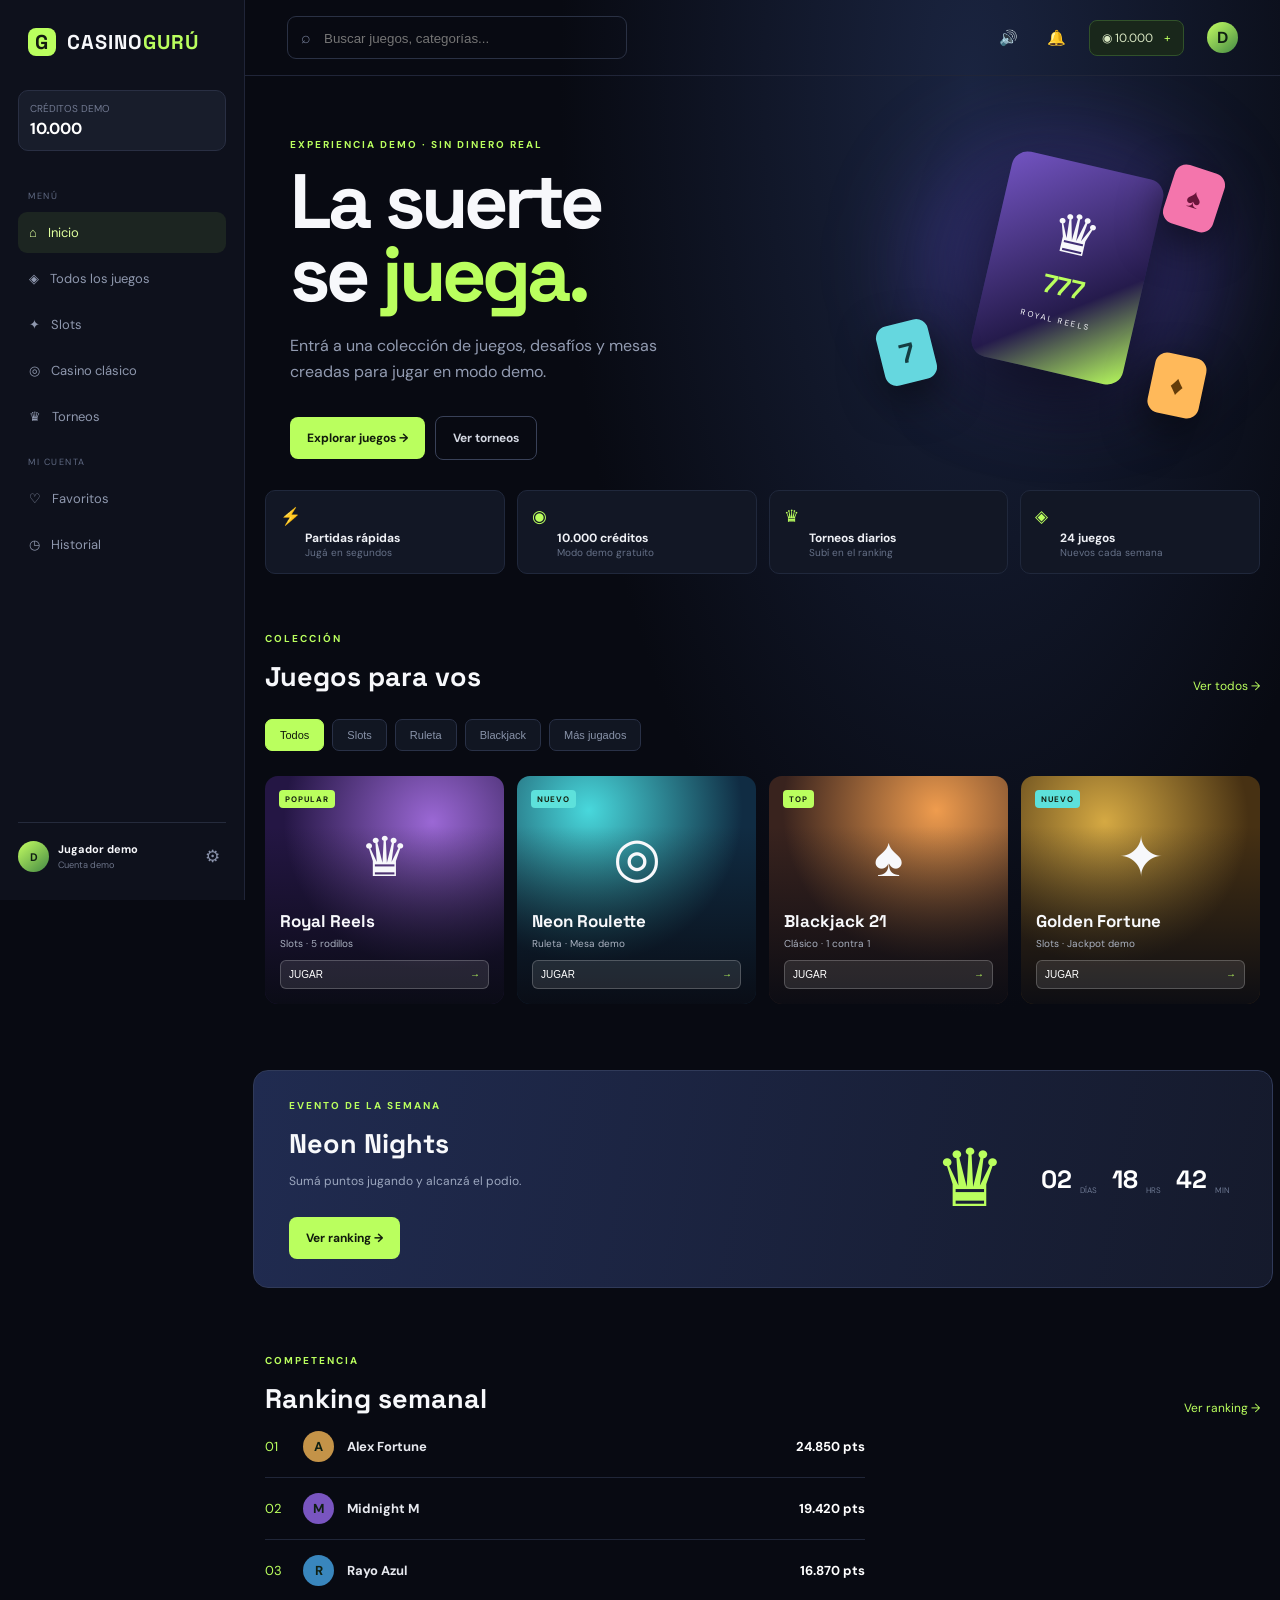
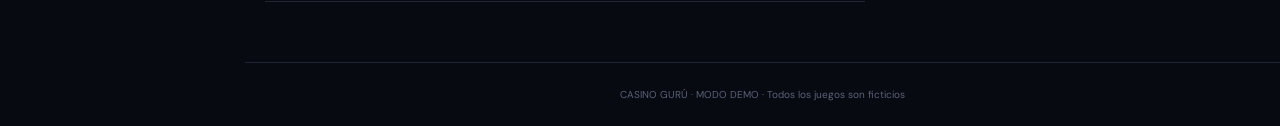
<file: index.html>
<!doctype html><html lang="es"><head><meta charset="UTF-8"><meta name="viewport" content="width=device-width,initial-scale=1"><title>CASINO GURÚ · Game Center</title><link rel="preconnect" href="https://fonts.googleapis.com"><link href="https://fonts.googleapis.com/css2?family=DM+Sans:wght@400;500;700&family=Space+Grotesk:wght@500;700&display=swap" rel="stylesheet"><link rel="stylesheet" href="style.css"></head><body><aside><div class="logo"><span>G</span> CASINO<span class="lime">GURÚ</span></div><div class="demo-balance">CRÉDITOS DEMO <b>10.000</b></div><nav><small>MENÚ</small><a class="active" href="#inicio">⌂ <span>Inicio</span></a><a href="#catalogo">◈ <span>Todos los juegos</span></a><a href="#slots">✦ <span>Slots</span></a><a href="#casino">◎ <span>Casino clásico</span></a><a href="#torneos">♛ <span>Torneos</span></a><small>MI CUENTA</small><a href="#favoritos">♡ <span>Favoritos</span></a><a href="#historial">◷ <span>Historial</span></a></nav><div class="side-bottom"><div class="avatar">D</div><div><b>Jugador demo</b><small>Cuenta demo</small></div><button>⚙</button></div></aside><main><header><button class="menu">☰</button><div class="search">⌕ <input placeholder="Buscar juegos, categorías..."/></div><div class="top-actions"><button>🔊</button><button>🔔</button><div class="credit">◉ 10.000 <i>+</i></div><div class="avatar">D</div></div></header><section id="inicio" class="hero"><div class="hero-copy"><p class="eyebrow">EXPERIENCIA DEMO · SIN DINERO REAL</p><h1>La suerte<br>se <em>juega.</em></h1><p>Entrá a una colección de juegos, desafíos y mesas creadas para jugar en modo demo.</p><div><a class="btn primary" href="#catalogo">Explorar juegos <b>→</b></a><a class="btn ghost" href="#torneos">Ver torneos</a></div></div><div class="hero-visual"><div class="glow"></div><div class="card-art"><span>♛</span><b>777</b><small>ROYAL REELS</small></div><div class="floating f1">♠</div><div class="floating f2">7</div><div class="floating f3">♦</div></div></section><section class="quick"><div>⚡ <b>Partidas rápidas</b><small>Jugá en segundos</small></div><div>◉ <b>10.000 créditos</b><small>Modo demo gratuito</small></div><div>♛ <b>Torneos diarios</b><small>Subí en el ranking</small></div><div>◈ <b>24 juegos</b><small>Nuevos cada semana</small></div></section><section id="catalogo" class="content"><div class="section-title"><div><p class="eyebrow">COLECCIÓN</p><h2>Juegos para vos</h2></div><a href="#catalogo">Ver todos →</a></div><div class="tabs"><button class="selected">Todos</button><button>Slots</button><button>Ruleta</button><button>Blackjack</button><button>Más jugados</button></div><div class="grid"><article class="game g1" onclick="openGame('Royal Reels')"><div class="tag">POPULAR</div><div class="game-symbol">♛</div><div><h3>Royal Reels</h3><p>Slots · 5 rodillos</p></div><button>JUGAR <b>→</b></button></article><article class="game g2" onclick="openGame('Neon Roulette')"><div class="tag new">NUEVO</div><div class="game-symbol">◎</div><div><h3>Neon Roulette</h3><p>Ruleta · Mesa demo</p></div><button>JUGAR <b>→</b></button></article><article class="game g3" onclick="openGame('Blackjack 21')"><div class="tag">TOP</div><div class="game-symbol">♠</div><div><h3>Blackjack 21</h3><p>Clásico · 1 contra 1</p></div><button>JUGAR <b>→</b></button></article><article class="game g4" onclick="openGame('Golden Fortune')"><div class="tag new">NUEVO</div><div class="game-symbol">✦</div><div><h3>Golden Fortune</h3><p>Slots · Jackpot demo</p></div><button>JUGAR <b>→</b></button></article></div></section><section id="torneos" class="tournament"><div><p class="eyebrow">EVENTO DE LA SEMANA</p><h2>Neon Nights</h2><p>Sumá puntos jugando y alcanzá el podio.</p><a class="btn primary" href="#ranking">Ver ranking →</a></div><div class="trophy">♛</div><div class="timer"><b>02</b><span>DÍAS</span><b>18</b><span>HRS</span><b>42</b><span>MIN</span></div></section><section id="ranking" class="content ranking"><div class="section-title"><div><p class="eyebrow">COMPETENCIA</p><h2>Ranking semanal</h2></div><a href="#ranking">Ver ranking →</a></div><div class="leader"><span>01</span><div class="avatar gold">A</div><b>Alex Fortune</b><strong>24.850 pts</strong></div><div class="leader"><span>02</span><div class="avatar violet">M</div><b>Midnight M</b><strong>19.420 pts</strong></div><div class="leader"><span>03</span><div class="avatar blue">R</div><b>Rayo Azul</b><strong>16.870 pts</strong></div></section><footer>CASINO GURÚ · MODO DEMO · Todos los juegos son ficticios</footer></main><div id="modal" class="modal"><div class="modal-box"><button class="close" onclick="closeGame()">×</button><p class="eyebrow">MODO DEMO</p><h2 id="modal-title">Juego</h2><div id="game-area"></div></div></div><script src="app.js"></script></body></html>
</file>
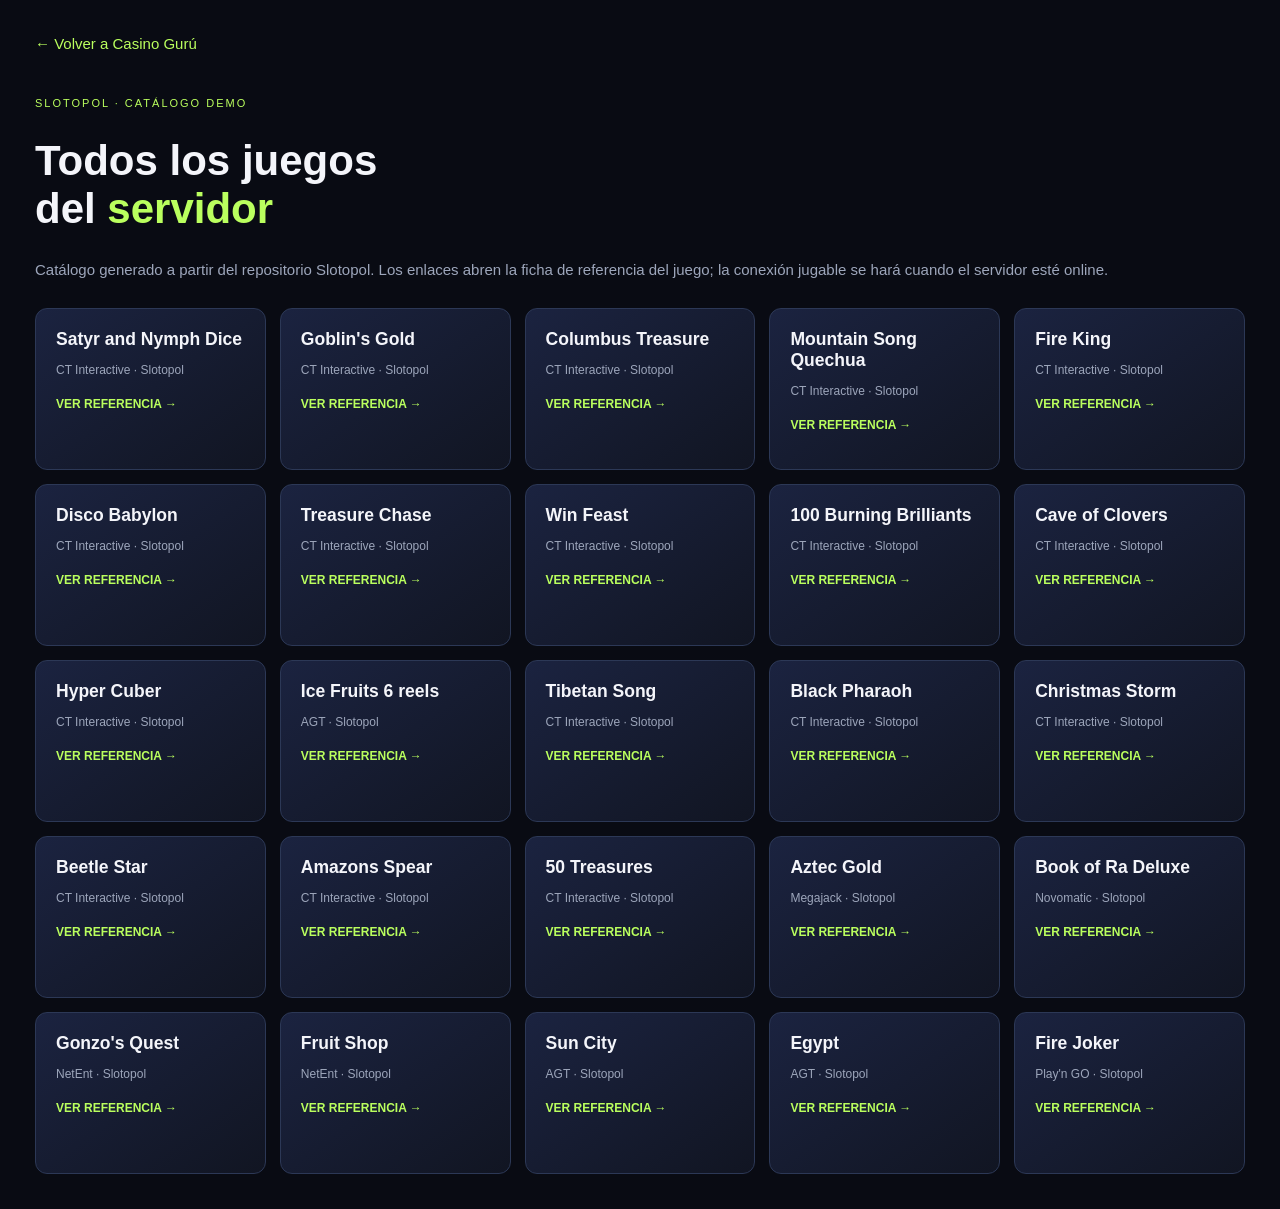
<file: slotopol-catalog.html>
<!doctype html><html lang="es"><head><meta charset="utf-8"><meta name="viewport" content="width=device-width,initial-scale=1"><title>Casino Gurú · Catálogo Slotopol</title><style>body{margin:0;background:#090b13;color:#f4f5fa;font:15px Arial;padding:35px}h1{font-size:42px}em{color:#baff5e;font-style:normal}.sub{color:#9da6bb}.grid{display:grid;grid-template-columns:repeat(auto-fit,minmax(220px,1fr));gap:14px;margin-top:30px}.card{background:linear-gradient(145deg,#1b2340,#111522);border:1px solid #2c3856;border-radius:12px;padding:20px;min-height:120px}.card h3{margin:0 0 10px}.card span{color:#9da6bb;font-size:12px}.card a{display:inline-block;margin-top:20px;color:#baff5e;text-decoration:none;font-weight:bold;font-size:12px}.back{color:#baff5e;text-decoration:none}</style></head><body><a class="back" href="./">← Volver a Casino Gurú</a><p style="margin-top:45px;color:#baff5e;letter-spacing:2px;font-size:11px">SLOTOPOL · CATÁLOGO DEMO</p><h1>Todos los juegos<br>del <em>servidor</em></h1><p class="sub">Catálogo generado a partir del repositorio Slotopol. Los enlaces abren la ficha de referencia del juego; la conexión jugable se hará cuando el servidor esté online.</p><div class="grid"><script>const games=[['Satyr and Nymph Dice','CT Interactive','https://www.livebet.com/casino/slots/ct-interactive/satyr-and-nymph-dice'],['Goblin\'s Gold','CT Interactive','https://www.livebet.com/casino/slots/ct-interactive/goblin-s-gold'],['Columbus Treasure','CT Interactive','https://www.livebet2.com/casino/slots/ct-interactive/columbus-treasure'],['Mountain Song Quechua','CT Interactive','https://www.livebet2.com/casino/slots/ct-interactive/mountain-song-quechua'],['Fire King','CT Interactive','https://www.livebet2.com/casino/slots/ct-interactive/fire-king'],['Disco Babylon','CT Interactive','https://www.livebet2.com/casino/slots/ct-interactive/disco-babylon'],['Treasure Chase','CT Interactive','https://www.livebet2.com/casino/slots/ct-interactive/treasure-chase'],['Win Feast','CT Interactive','https://www.livebet2.com/casino/slots/ct-interactive/win-feast'],['100 Burning Brilliants','CT Interactive','https://www.slotsmate.com/software/ct-interactive/100-burning-brilliants'],['Cave of Clovers','CT Interactive','https://www.slotsmate.com/software/ct-interactive/cave-of-clovers'],['Hyper Cuber','CT Interactive','https://www.livebet2.com/casino/slots/ct-interactive/hyper-cuber'],['Ice Fruits 6 reels','AGT','https://agtsoftware.com/games/agt/6megaice'],['Tibetan Song','CT Interactive','https://www.livebet2.com/casino/slots/ct-interactive/tibetan-song'],['Black Pharaoh','CT Interactive','https://www.livebet2.com/casino/slots/ct-interactive/black-pharaoh'],['Christmas Storm','CT Interactive','https://www.livebet2.com/casino/slots/ct-interactive/christmas-storm'],['Beetle Star','CT Interactive','https://www.livebet2.com/casino/slots/ct-interactive/beetle-star'],['Amazons Spear','CT Interactive','https://www.livebet2.com/casino/slots/ct-interactive/amazons-spear'],['50 Treasures','CT Interactive','https://www.livebet2.com/casino/slots/ct-interactive/50-treasures'],['Aztec Gold','Megajack','https://github.com/slotopol/server'],['Book of Ra Deluxe','Novomatic','https://www.slotsmate.com/software/novomatic/book-of-ra-deluxe'],['Gonzo\'s Quest','NetEnt','https://www.slotsmate.com/software/netent/gonzos-quest'],['Fruit Shop','NetEnt','https://www.slotsmate.com/software/netent/fruit-shop'],['Sun City','AGT','https://agtsoftware.com/games/agt/suncity'],['Egypt','AGT','https://agtsoftware.com/games/agt/egypt'],['Fire Joker','Play\'n GO','https://github.com/slotopol/server']];document.write(games.map(g=>`<article class="card"><h3>${g[0]}</h3><span>${g[1]} · Slotopol</span><br><a href="${g[2]}" target="_blank">VER REFERENCIA →</a></article>`).join(''))</script></div></body></html>
</file>
<file: style.css>
*{box-sizing:border-box}html{scroll-behavior:smooth}body{margin:0;background:#080a12;color:#f7f8fb;font-family:'DM Sans',sans-serif}aside{position:fixed;left:0;top:0;bottom:0;width:245px;background:#0e111c;border-right:1px solid #202538;padding:28px 18px;display:flex;flex-direction:column;z-index:3}.logo{font:700 20px 'Space Grotesk';letter-spacing:1px;margin:0 10px 34px}.logo span:first-child{display:inline-grid;place-items:center;background:#baff5e;color:#131a10;border-radius:8px;width:28px;height:28px;margin-right:5px}.lime{color:#baff5e}.demo-balance{font-size:10px;color:#717991;background:#181d2b;border:1px solid #292f43;border-radius:10px;padding:11px;margin-bottom:25px}.demo-balance b{display:block;color:#fff;font-size:16px;margin-top:3px}nav{display:flex;flex-direction:column;gap:5px}nav small{color:#606a83;font-size:9px;letter-spacing:1.5px;margin:14px 10px 5px}nav a{color:#8f98ae;text-decoration:none;padding:12px 11px;border-radius:9px;font-size:13px}nav a span{margin-left:8px}nav a.active,nav a:hover{color:#dfff9d;background:#a8f05216}.side-bottom{margin-top:auto;border-top:1px solid #252b3c;padding-top:18px;display:flex;align-items:center;gap:9px;font-size:11px}.side-bottom small{display:block;color:#6d758a;margin-top:3px}.side-bottom button{margin-left:auto;background:none;border:0;color:#8992aa;font-size:17px}.avatar{display:grid;place-items:center;width:31px;height:31px;border-radius:50%;background:linear-gradient(140deg,#c5ff62,#448a44);color:#102013;font-weight:700}.top-actions .avatar{margin-left:6px}main{margin-left:245px;min-height:100vh;background:radial-gradient(ellipse at 70% 5%,#1a2440 0,#080a12 40%)}header{height:76px;border-bottom:1px solid #202538;display:flex;align-items:center;padding:0 42px;gap:28px}.menu{display:none;background:none;color:white;border:0;font-size:20px}.search{border:1px solid #2a3144;border-radius:9px;color:#6f7890;padding:10px 13px;width:340px}.search input{background:none;border:0;outline:0;color:#fff;margin-left:7px;width:280px}.top-actions{margin-left:auto;display:flex;align-items:center;gap:17px}.top-actions button{background:none;border:0;color:#8b95aa;font-size:15px}.credit{color:#d8e6c2;background:#19271b;border:1px solid #31522a;border-radius:8px;padding:9px 12px;font-size:12px}.credit i{color:#baff5e;font-style:normal;margin-left:8px}.hero{max-width:1150px;margin:auto;min-height:390px;padding:62px 45px 30px;display:flex;position:relative;overflow:hidden}.eyebrow{color:#baff5e;font-size:10px;font-weight:700;letter-spacing:2px;margin:0 0 14px}.hero h1{font:700 clamp(48px,7vw,77px)/.95 'Space Grotesk';letter-spacing:-4px;margin:0 0 22px}.hero h1 em{font-style:normal;color:#baff5e}.hero-copy>p:not(.eyebrow){color:#929bb1;line-height:1.6;max-width:400px}.btn{display:inline-block;text-decoration:none;border-radius:8px;padding:13px 17px;font-size:12px;font-weight:700;margin:16px 10px 0 0}.primary{background:#baff5e;color:#111a0c}.ghost{border:1px solid #394158;color:#d3d7e1}.hero-visual{margin-left:auto;width:410px;height:280px;position:relative}.glow{position:absolute;width:300px;height:250px;border-radius:50%;background:#654bd855;filter:blur(45px);right:20px}.card-art{position:absolute;right:90px;top:25px;width:155px;height:210px;border-radius:16px;background:linear-gradient(145deg,#7354c2,#251b4c 65%,#baff5e);box-shadow:0 30px 70px #0009;transform:rotate(13deg);display:flex;flex-direction:column;align-items:center;padding-top:35px}.card-art span{font-size:55px}.card-art b{font:700 26px 'Space Grotesk';color:#baff5e}.card-art small{font-size:8px;letter-spacing:2px;margin-top:12px}.floating{position:absolute;border-radius:12px;padding:13px 19px;font:700 27px 'Space Grotesk';box-shadow:0 15px 40px #0008}.f1{right:15px;top:30px;background:#f475ac;color:#68153a;transform:rotate(18deg)}.f2{left:55px;bottom:35px;background:#65d7df;color:#153d42;transform:rotate(-14deg)}.f3{right:32px;bottom:2px;background:#ffb95a;color:#633c0a;transform:rotate(12deg)}.quick{max-width:1060px;margin:0 auto 30px;padding:0 20px;display:grid;grid-template-columns:repeat(4,1fr);gap:12px}.quick div{background:#121725;border:1px solid #20283c;border-radius:10px;padding:14px;color:#baff5e;font-size:17px}.quick b{display:block;color:#eef0f5;font-size:12px;margin:3px 0 0 25px}.quick small{display:block;color:#667188;font-size:10px;margin-left:25px}.content{max-width:1060px;margin:auto;padding:28px 20px}.section-title{display:flex;justify-content:space-between;align-items:end}.section-title h2,.tournament h2{font:700 27px 'Space Grotesk';margin:0}.section-title>a{color:#baff5e;text-decoration:none;font-size:12px}.tabs{display:flex;gap:8px;margin:25px 0}.tabs button{background:#111622;color:#8993a9;border:1px solid #293147;padding:9px 14px;border-radius:7px;font-size:11px}.tabs .selected,.tabs button:hover{background:#baff5e;color:#10180b;border-color:#baff5e}.grid{display:grid;grid-template-columns:repeat(4,1fr);gap:13px}.game{height:228px;border-radius:13px;padding:15px;position:relative;display:flex;flex-direction:column;justify-content:end;overflow:hidden;cursor:pointer;transition:.2s}.game:hover{transform:translateY(-5px);box-shadow:0 18px 35px #0008}.game:before{content:'';position:absolute;inset:0;background:linear-gradient(180deg,transparent 22%,#090b13ee 100%)}.g1{background:radial-gradient(circle at 70% 20%,#9b68d5,#241644 60%)}.g2{background:radial-gradient(circle at 30% 15%,#48d8dc,#102c43 60%)}.g3{background:radial-gradient(circle at 70% 15%,#ef9c4e,#39231e 60%)}.g4{background:radial-gradient(circle at 35% 20%,#d5a943,#473113 60%)}.game>*{position:relative}.tag{position:absolute;top:14px;left:14px;background:#baff5e;color:#14200f;border-radius:4px;padding:4px 6px;font-size:8px;font-weight:700;letter-spacing:1px}.tag.new{background:#5de1db}.game-symbol{font-size:55px;text-align:center;margin-bottom:auto;padding-top:30px}.game h3{font:700 17px 'Space Grotesk';margin:5px 0}.game p{font-size:10px;color:#aab1c0;margin:0 0 10px}.game button{background:#ffffff19;color:white;border:1px solid #ffffff35;border-radius:6px;padding:8px;text-align:left;font-size:10px}.game button b{float:right;color:#baff5e}.tournament{max-width:1020px;margin:38px auto;padding:28px 35px;border:1px solid #303a59;border-radius:15px;background:linear-gradient(100deg,#202b50,#151a2c);display:flex;align-items:center;gap:35px}.tournament p:not(.eyebrow){color:#9ca7bf;font-size:12px}.trophy{font-size:80px;color:#baff5e;margin-left:auto}.timer{display:flex;gap:8px;align-items:end}.timer b{font:700 25px 'Space Grotesk';color:#fff}.timer span{font-size:8px;color:#6d7892;margin-right:7px}.ranking{padding-bottom:60px}.leader{display:flex;align-items:center;gap:13px;border-bottom:1px solid #202638;padding:15px 0;max-width:600px;color:#adb4c4;font-size:13px}.leader>span{color:#baff5e;width:25px}.leader b{margin-right:auto;color:#e7e9ef}.leader strong{color:white}.gold{background:#c49348}.violet{background:#7955c0}.blue{background:#3986bd}footer{text-align:center;color:#586279;border-top:1px solid #1e2536;padding:25px;font-size:10px}.modal{display:none;position:fixed;inset:0;background:#03050dcc;place-items:center;padding:20px;z-index:9}.modal.open{display:grid}.modal-box{background:#151b2b;border:1px solid #374263;border-radius:16px;padding:34px;min-width:min(430px,100%);text-align:center;position:relative}.modal-box h2{font:700 32px 'Space Grotesk'}.close{position:absolute;right:15px;top:10px;background:none;border:0;color:#aab2c4;font-size:25px}@media(max-width:850px){aside{transform:translateX(-100%)}main{margin-left:0}.menu{display:block}.hero{padding:45px 25px}.hero-visual{display:none}.grid{grid-template-columns:repeat(2,1fr)}.quick{grid-template-columns:repeat(2,1fr)}header{padding:0 20px}.search{width:auto;flex:1}.search input{width:calc(100% - 25px)}.top-actions button{display:none}.tournament{margin:25px 20px;padding:24px;gap:10px}.trophy{font-size:55px}}
</file>
